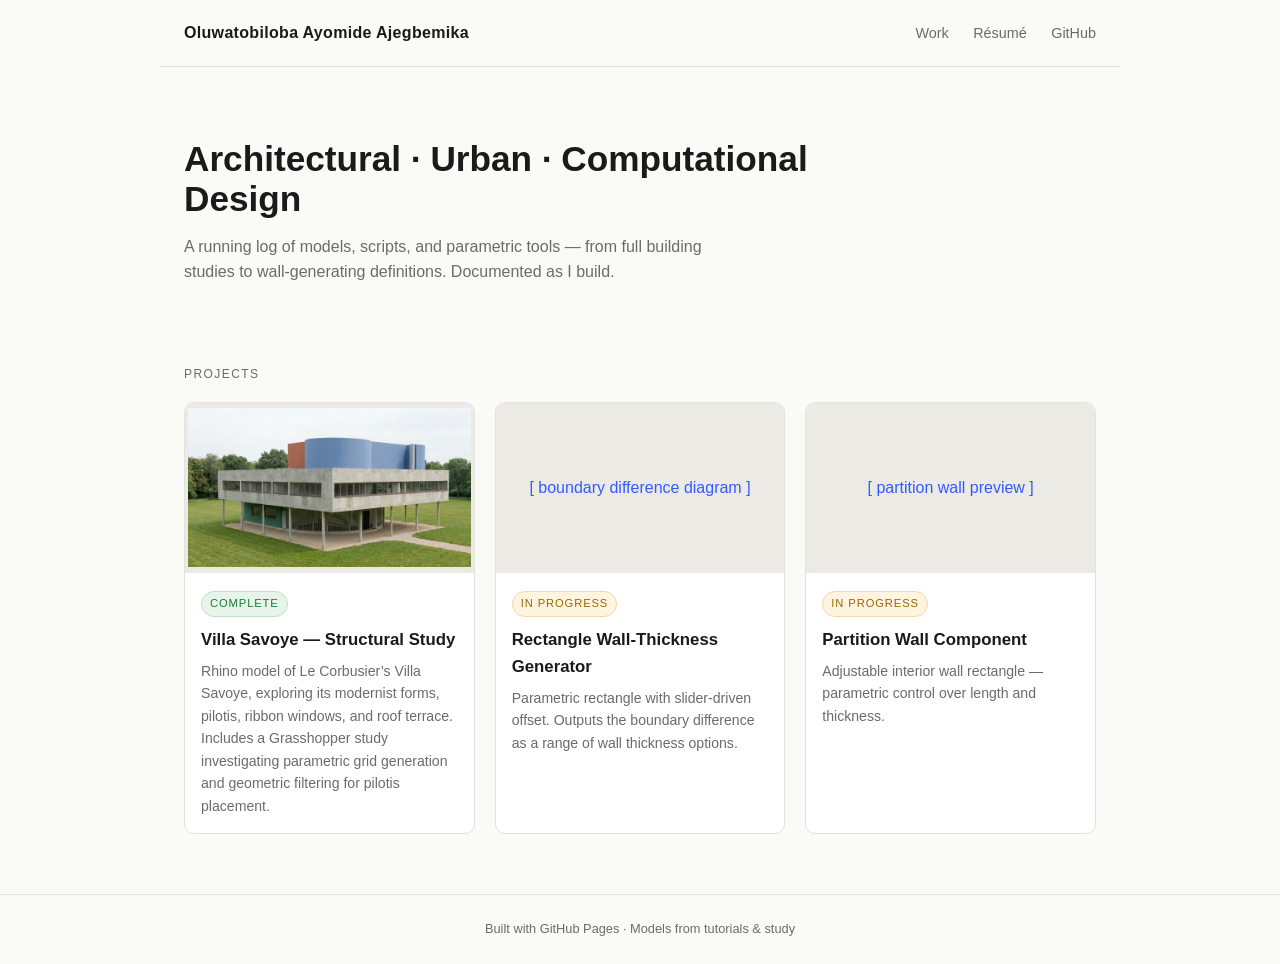
<file: index.html>
<!DOCTYPE html>
<html lang="en">
<head>
<meta charset="utf-8">
<meta name="viewport" content="width=device-width, initial-scale=1">
<title>Your Name — Computational Design</title>
<link rel="stylesheet" href="styles.css">
</head>
<body>

<nav>
  <div class="brand">Oluwatobiloba Ayomide Ajegbemika</div>
  <div class="links">
    <a href="#work">Work</a>
    <a href="resume.pdf">Résumé</a>
    <a href="https://github.com/Oluwatob1loba">GitHub</a>
  </div>
</nav>

<div class="wrap">
  <div class="hero">
    <h1>Architectural · Urban · Computational Design</h1>
    <p>A running log of models, scripts, and parametric tools —
       from full building studies to wall-generating definitions.
       Documented as I build.</p>
  </div>

  <div class="section-label" id="work">Projects</div>
  <div class="grid">

    <a class="card" href="villa-savoye.html">
      <div class="thumb">
        <img
          src="villa-savoye/gallery/Villa_Savoye_ExtArch_rend_landscape.jpeg"
          alt="Landscaped exterior view of the Villa Savoye model"
          loading="lazy">
      </div>

      <div class="body">
        <span class="status done">Complete</span>
        <h3>Villa Savoye — Structural Study</h3>
        <p>Rhino model of Le Corbusier’s Villa Savoye, exploring its modernist forms, pilotis, ribbon windows, and roof terrace. Includes a Grasshopper study investigating parametric grid generation and geometric filtering for pilotis placement.</p>
      </div>
    </a>

    <a class="card" href="wall-thickness-generator.html">
      <div class="thumb">[ boundary difference diagram ]</div>
      <div class="body">
        <span class="status wip">In progress</span>
        <h3>Rectangle Wall-Thickness Generator</h3>
        <p>Parametric rectangle with slider-driven offset. Outputs the boundary
           difference as a range of wall thickness options.</p>
      </div>
    </a>

    <a class="card" href="partition-wall-component.html">
      <div class="thumb">[ partition wall preview ]</div>
      <div class="body">
        <span class="status wip">In progress</span>
        <h3>Partition Wall Component</h3>
        <p>Adjustable interior wall rectangle — parametric control over length
           and thickness.</p>
      </div>
    </a>

  </div>
</div>

<footer>Built with GitHub Pages · Models from tutorials &amp; study</footer>

</body>
</html>
</file>
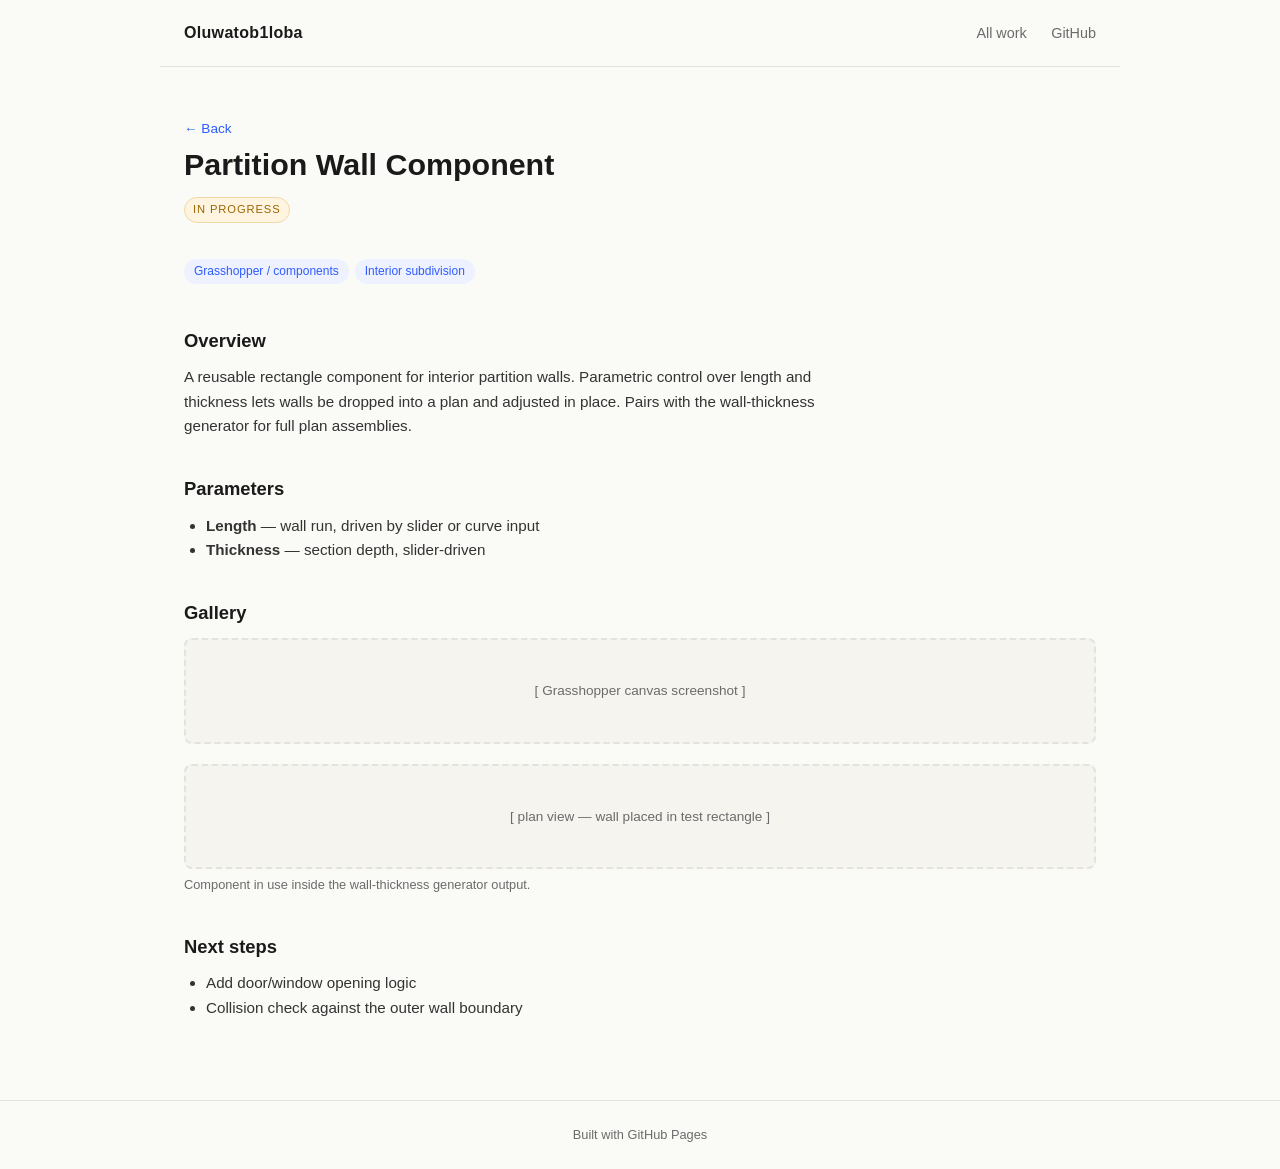
<file: partition-wall-component.html>
<!DOCTYPE html>
<html lang="en">
<head>
<meta charset="utf-8">
<meta name="viewport" content="width=device-width, initial-scale=1">
<title>Partition Wall Component — Your Name</title>
<link rel="stylesheet" href="styles.css">
</head>
<body>

<nav>
  <div class="brand"><a href="index.html" style="color:inherit;">Oluwatob1loba</a></div>
  <div class="links">
    <a href="index.html#work">All work</a>
    <a href="https://github.com/Oluwatobi1oba">GitHub</a>
  </div>
</nav>

<div class="wrap">
<article>
  <a class="back" href="index.html">← Back</a>
  <h1>Partition Wall Component</h1>
  <div class="meta"><span class="status wip">In progress</span></div>
  <span class="tag">Grasshopper / components</span><span class="tag">Interior subdivision</span>
  <h2>Overview</h2>
  <p>A reusable rectangle component for interior partition walls. Parametric control over length and thickness lets walls be dropped into a plan and adjusted in place. Pairs with the wall-thickness generator for full plan assemblies.</p>
  
  <h2>Parameters</h2>
  
  <ul>
    <li><strong>Length</strong> — wall run, driven by slider or curve input</li>
    <li><strong>Thickness</strong> — section depth, slider-driven</li>
  </ul>

  <h2>Gallery</h2>
  
  <div class="placeholder">[ Grasshopper canvas screenshot ]</div>
  <figure><div class="placeholder">[ plan view — wall placed in test rectangle ]</div><figcaption>Component in use inside the wall-thickness generator output.</figcaption></figure>

  <h2>Next steps</h2>
  
  <ul>
    <li>Add door/window opening logic</li>
    <li>Collision check against the outer wall boundary</li>
  </ul>

</article>
</div>

<footer>Built with GitHub Pages</footer>

</body>
</html>
</file>
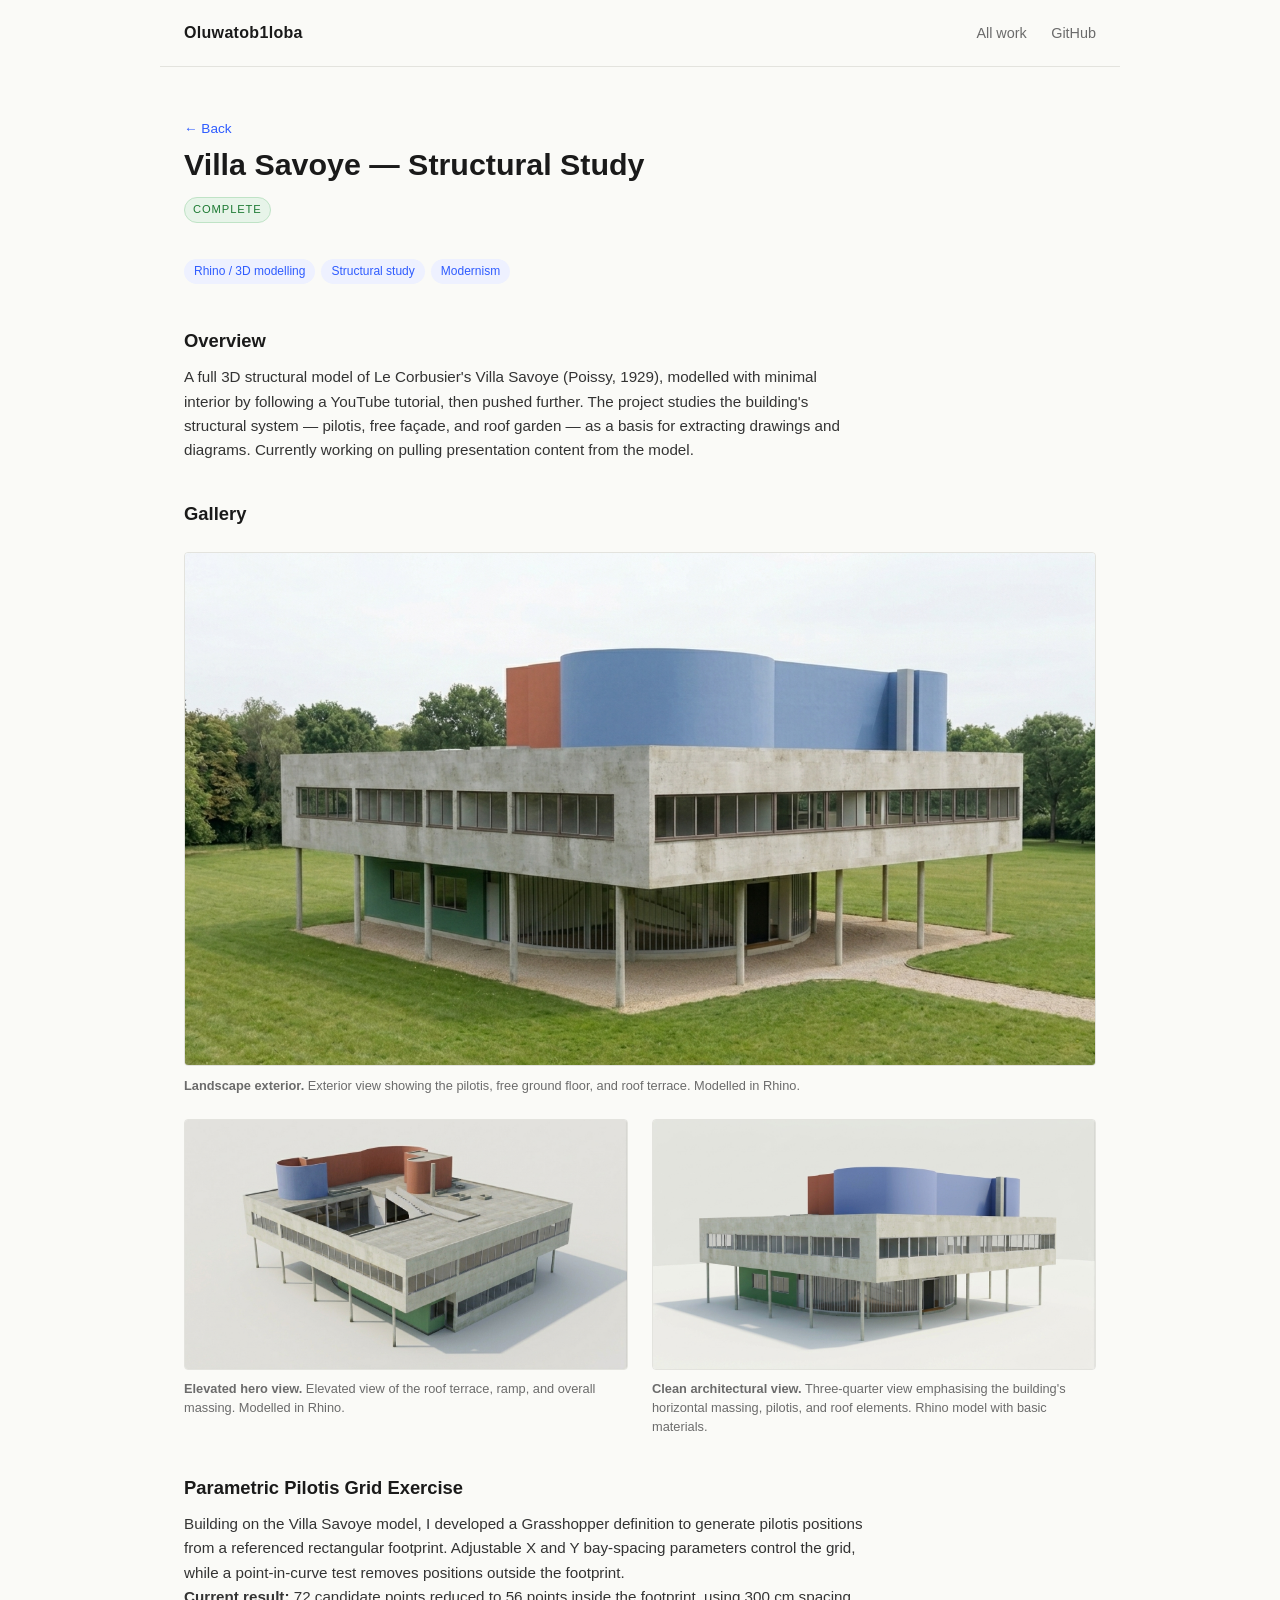
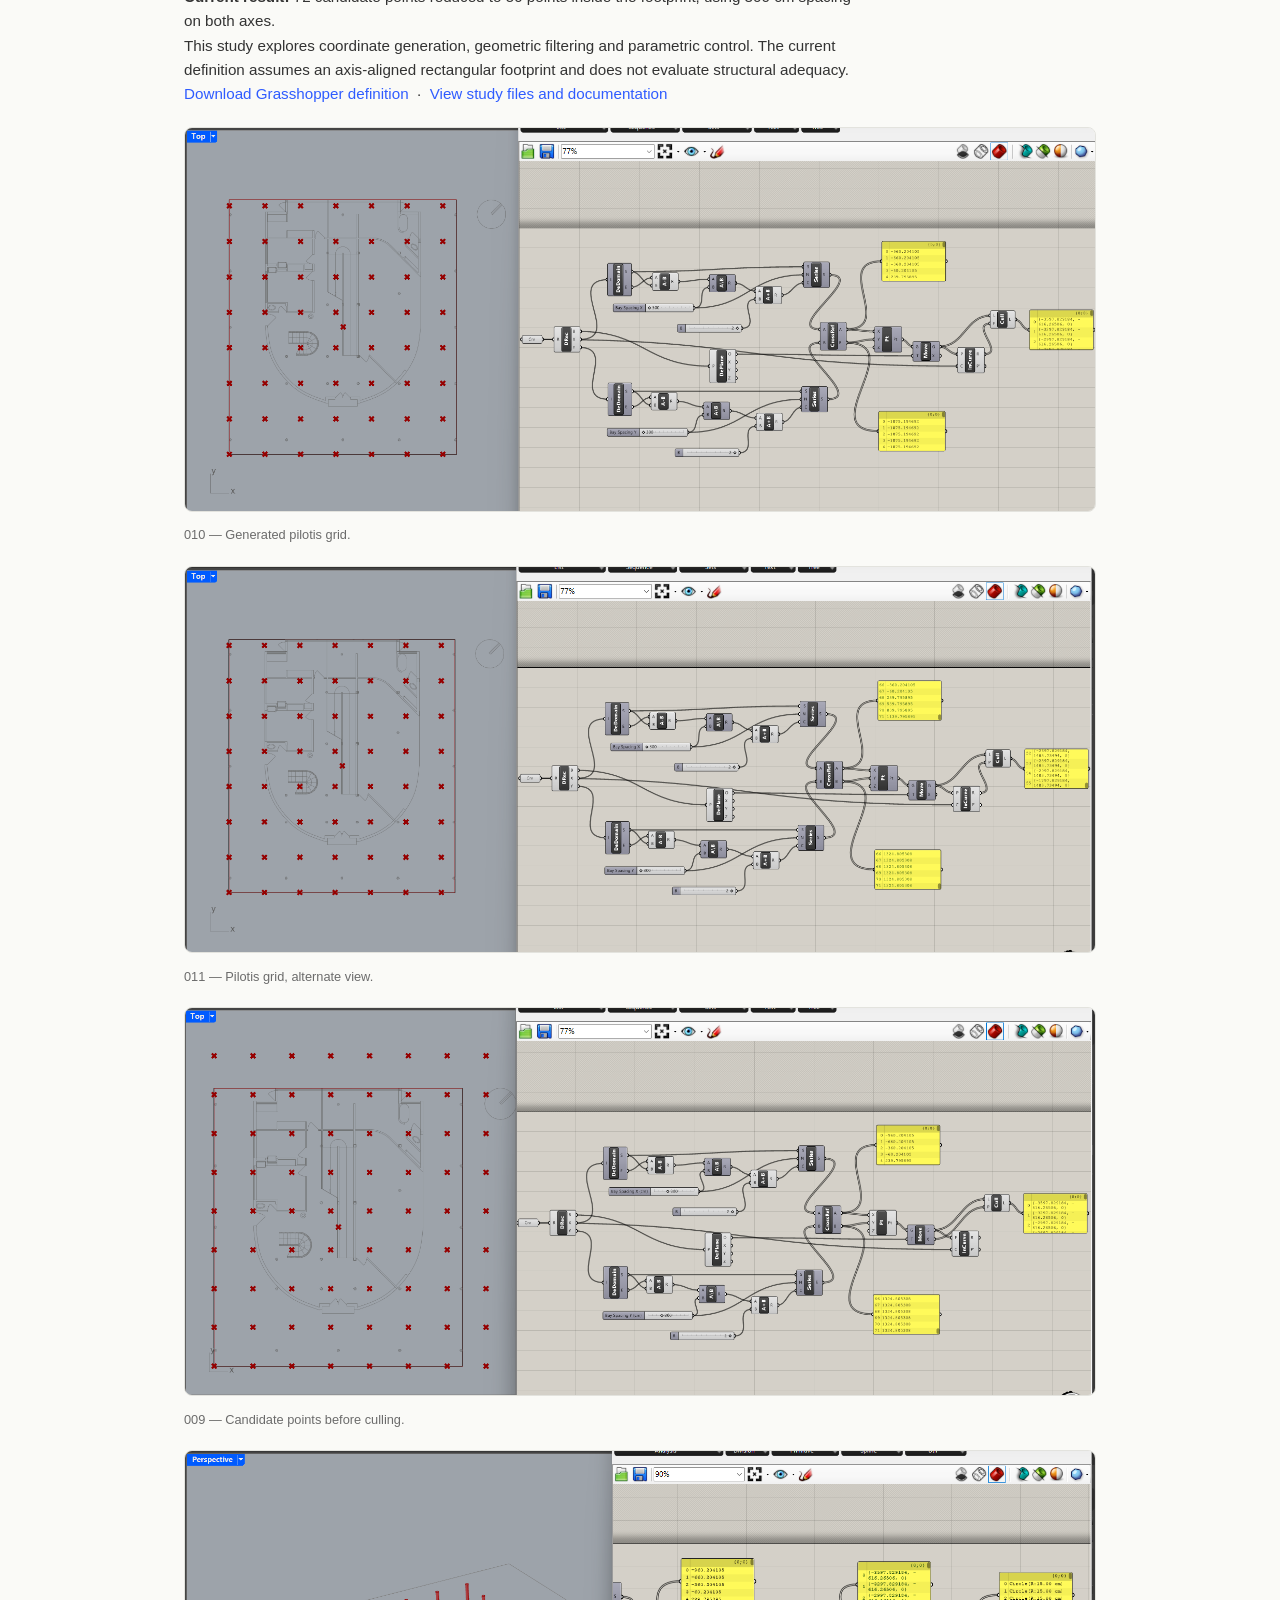
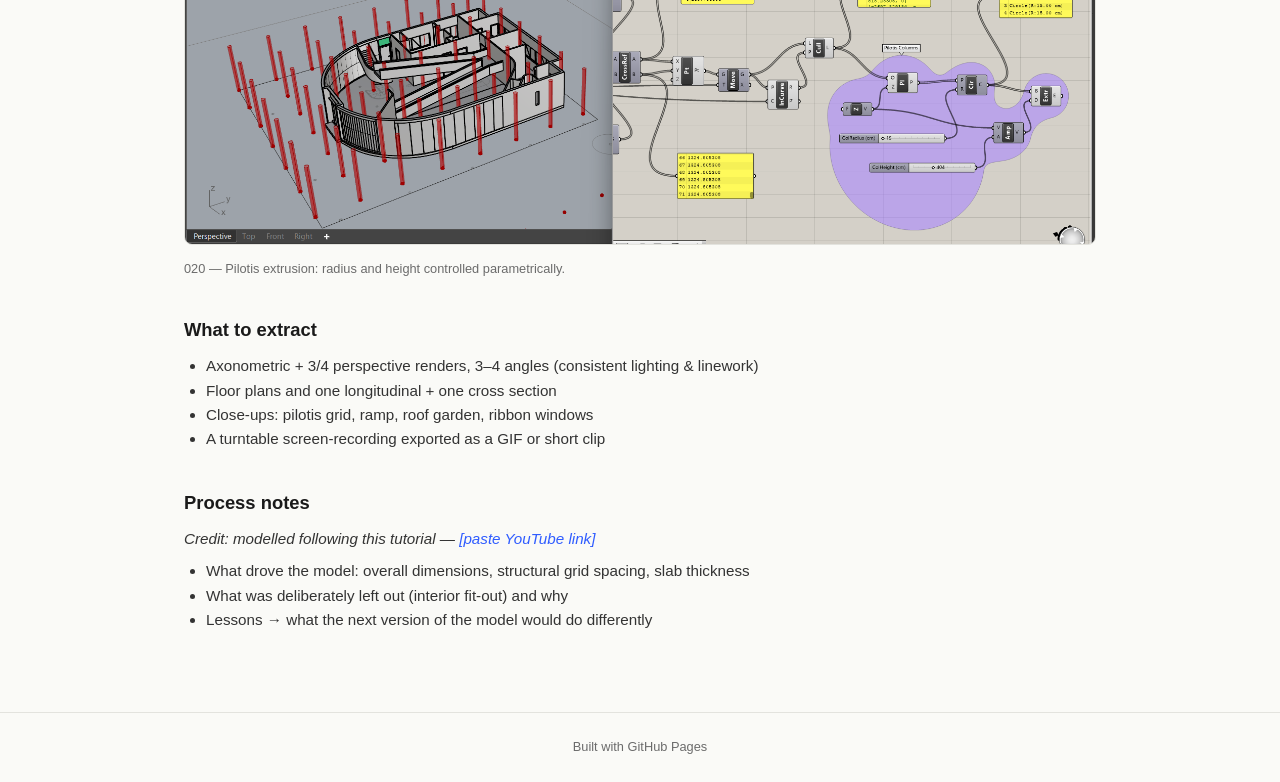
<file: villa-savoye.html>
<!DOCTYPE html>
<html lang="en">
<head>
<meta charset="utf-8">
<meta name="viewport" content="width=device-width, initial-scale=1">
<title>Villa Savoye — Structural Study — Your Name</title>
<link rel="stylesheet" href="styles.css">
</head>
<body>

<nav>
  <div class="brand"><a href="index.html" style="color:inherit;">Oluwatob1loba</a></div>
  <div class="links">
    <a href="index.html#work">All work</a>
    <a href="https://github.com/Oluwatobi1oba">GitHub</a>
  </div>
</nav>

<div class="wrap">
<article>
  <a class="back" href="index.html">← Back</a>
  <h1>Villa Savoye — Structural Study</h1>
  <div class="meta"><span class="status done">Complete</span></div>
  <span class="tag">Rhino / 3D modelling</span><span class="tag">Structural study</span><span class="tag">Modernism</span>
  <h2>Overview</h2>
  <p>A full 3D structural model of Le Corbusier's Villa Savoye (Poissy, 1929), modelled with minimal interior by following a YouTube tutorial, then pushed further. The project studies the building's structural system — pilotis, free façade, and roof garden — as a basis for extracting drawings and diagrams. Currently working on pulling presentation content from the model.</p>
  
  <h2>Gallery</h2>

  <div class="villa-gallery">
    <figure>
      <img
        src="villa-savoye/gallery/Villa_Savoye_ExtArch_rend_landscape.jpeg"
        alt="Villa Savoye exterior in a landscaped setting, showing the pilotis, ribbon windows, and roof terrace"
        loading="lazy">
      <figcaption>
        <strong>Landscape exterior.</strong>
        Exterior view showing the pilotis, free ground floor, and roof terrace. Modelled in Rhino.
      </figcaption>
    </figure>  
    
    <figure>
      <img
        src="villa-savoye/gallery/Villa_Savoye_Hero_rend.jpeg"
        alt="Elevated three-quarter view of Villa Savoye showing the roof terrace, ramp, and overall massing"
        loading="lazy">
      <figcaption>
        <strong>Elevated hero view.</strong>
        Elevated view of the roof terrace, ramp, and overall massing. Modelled in Rhino.
      </figcaption>
    </figure>

    <figure>
      <img
        src="villa-savoye/gallery/Villa_Savoye_ExtArch_rend.jpeg"
        alt="Three-quarter architectural view of the Villa Savoye Rhino model against a plain background"
        loading="lazy">
      <figcaption>
        <strong>Clean architectural view.</strong>
        Three-quarter view emphasising the building's horizontal massing, pilotis, and roof elements. Rhino model with basic materials.
      </figcaption>
    </figure>
  </div>
  
  <section id="pilotis-grid">
    <h2>Parametric Pilotis Grid Exercise</h2>
    <p>
      Building on the Villa Savoye model, I developed a Grasshopper
      definition to generate pilotis positions from a referenced
      rectangular footprint. Adjustable X and Y bay-spacing parameters
      control the grid, while a point-in-curve test removes positions
      outside the footprint.
    </p>

    <p>
      <strong>Current result:</strong> 72 candidate points reduced to
      56 points inside the footprint, using 300 cm spacing on both axes.
    </p>

    <p>
      This study explores coordinate generation, geometric filtering
      and parametric control. The current definition assumes an
      axis-aligned rectangular footprint and does not evaluate
      structural adequacy.
    </p>

    <p>
      <a href="villa-savoye/pilotis-grid/010 villa-savoye-pilotis-grid.gh"
         download>Download Grasshopper definition</a>
      &nbsp;·&nbsp;
      <a href="https://github.com/Oluwatob1loba/Resume/tree/main/villa-savoye/pilotis-grid"
         target="_blank" rel="noopener noreferrer">View study files and documentation</a>
    </p>

    
    <div class="pilotis-grid-gallery">
      <figure>
        <img
          src="villa-savoye/pilotis-grid/images/010-pilotis-grid-output.png"
          alt="Villa Savoye pilotis grid generated in Grasshopper"
          loading="lazy">
        <figcaption>
          010 — Generated pilotis grid.
        </figcaption>
      </figure>

      <figure>
        <img
          src="villa-savoye/pilotis-grid/images/011-pilotis-grid-output.png"
          alt="Alternative view of the Villa Savoye pilotis grid"
          loading="lazy">
        <figcaption>
          011 — Pilotis grid, alternate view.
        </figcaption>
      </figure>

      <figure>
        <img
          src="villa-savoye/pilotis-grid/images/009-pilotis-grid-pre-pointcull.png"
          alt="Candidate pilotis positions before points outside the footprint are removed"
          loading="lazy">
        <figcaption>
          009 — Candidate points before culling.
        </figcaption>
      </figure>

      <figure>
        <img
          src="villa-savoye/pilotis-grid/images/020 Pilotis-Def.png"
          alt="Fifty-six circular pilotis profiles extruded vertically from the footprint"
          loading="lazy">
        <figcaption>
          020 — Pilotis extrusion: radius and height controlled parametrically.
        </figcaption>
      </figure>
    </div>

  </section>


  <h2>What to extract</h2>
  
  <ul>
    <li>Axonometric + 3/4 perspective renders, 3–4 angles (consistent lighting &amp; linework)</li>
    <li>Floor plans and one longitudinal + one cross section</li>
    <li>Close-ups: pilotis grid, ramp, roof garden, ribbon windows</li>
    <li>A turntable screen-recording exported as a GIF or short clip</li>
  </ul>


  <h2>Process notes</h2>
  <p><em>Credit: modelled following this tutorial — <a href="#">[paste YouTube link]</a></em></p>
  
  <ul>
    <li>What drove the model: overall dimensions, structural grid spacing, slab thickness</li>
    <li>What was deliberately left out (interior fit-out) and why</li>
    <li>Lessons → what the next version of the model would do differently</li>
  </ul>

</article>
</div>

<footer>Built with GitHub Pages</footer>

</body>
</html>
</file>
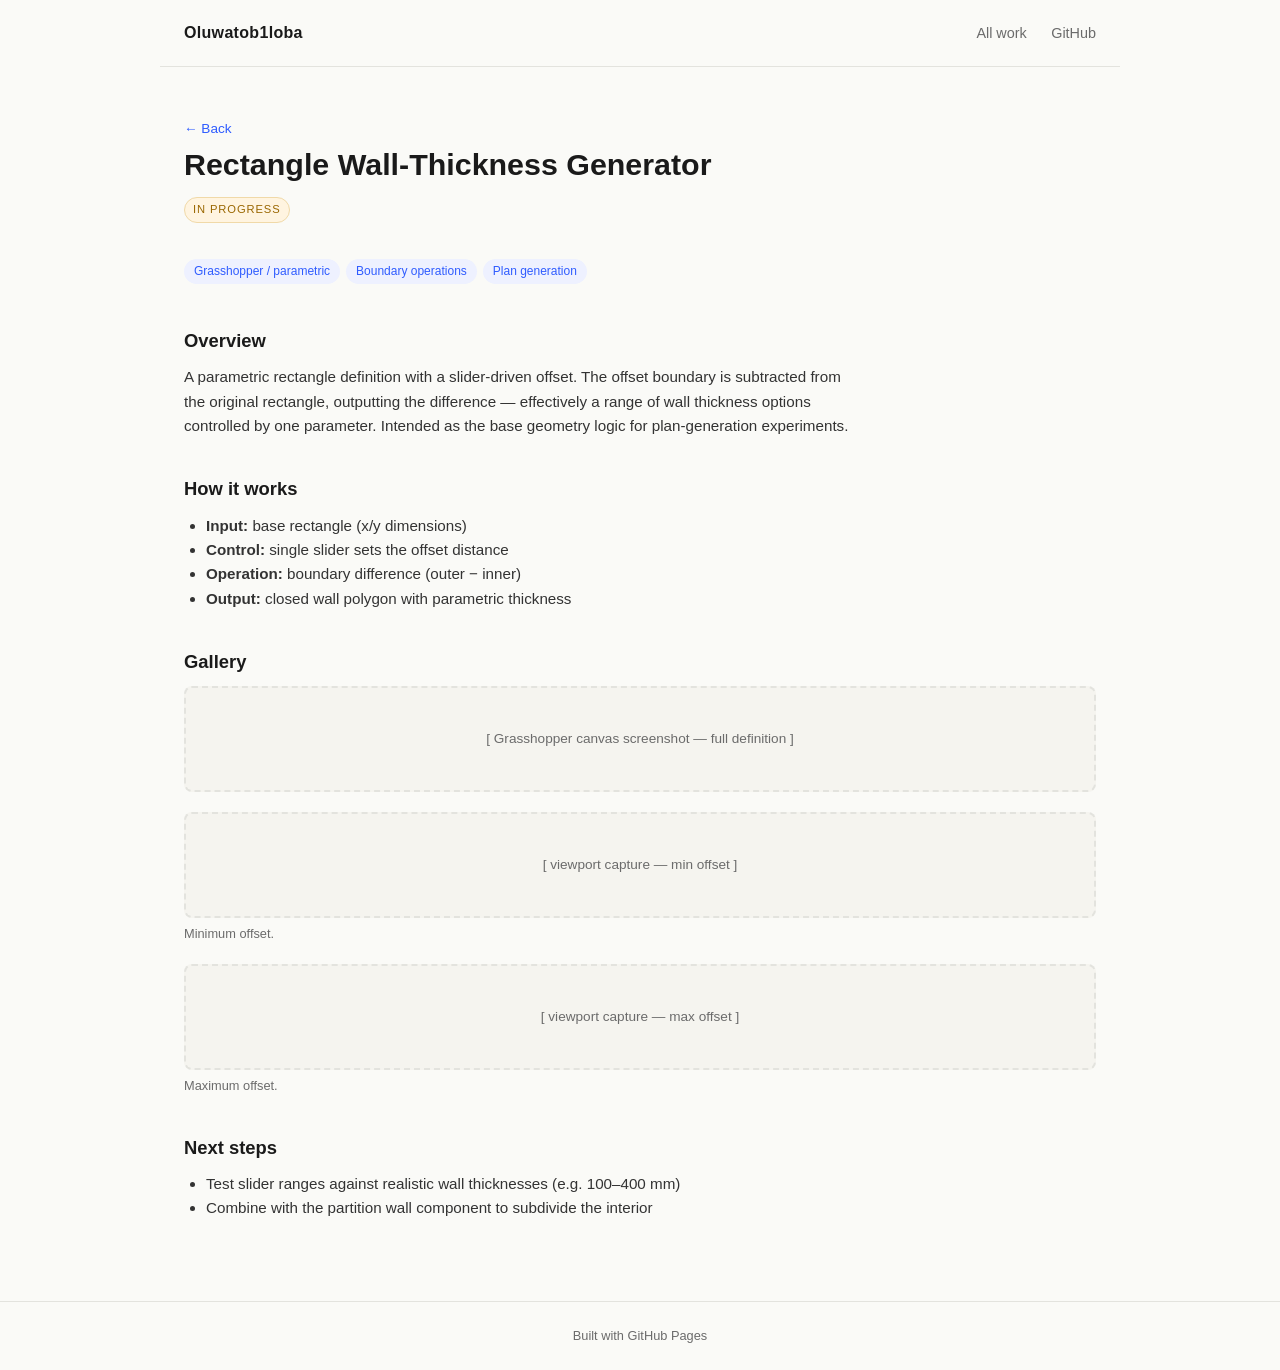
<file: wall-thickness-generator.html>
<!DOCTYPE html>
<html lang="en">
<head>
<meta charset="utf-8">
<meta name="viewport" content="width=device-width, initial-scale=1">
<title>Rectangle Wall-Thickness Generator — Your Name</title>
<link rel="stylesheet" href="styles.css">
</head>
<body>

<nav>
  <div class="brand"><a href="index.html" style="color:inherit;">Oluwatob1loba</a></div>
  <div class="links">
    <a href="index.html#work">All work</a>
    <a href="https://github.com/Oluwatobi1oba">GitHub</a>
  </div>
</nav>

<div class="wrap">
<article>
  <a class="back" href="index.html">← Back</a>
  <h1>Rectangle Wall-Thickness Generator</h1>
  <div class="meta"><span class="status wip">In progress</span></div>
  <span class="tag">Grasshopper / parametric</span><span class="tag">Boundary operations</span><span class="tag">Plan generation</span>
  <h2>Overview</h2>
  <p>A parametric rectangle definition with a slider-driven offset. The offset boundary is subtracted from the original rectangle, outputting the difference — effectively a range of wall thickness options controlled by one parameter. Intended as the base geometry logic for plan-generation experiments.</p>
  
  <h2>How it works</h2>
  
  <ul>
    <li><strong>Input:</strong> base rectangle (x/y dimensions)</li>
    <li><strong>Control:</strong> single slider sets the offset distance</li>
    <li><strong>Operation:</strong> boundary difference (outer − inner)</li>
    <li><strong>Output:</strong> closed wall polygon with parametric thickness</li>
  </ul>

  <h2>Gallery</h2>
  
  <div class="placeholder">[ Grasshopper canvas screenshot — full definition ]</div>
  <figure><div class="placeholder">[ viewport capture — min offset ]</div><figcaption>Minimum offset.</figcaption></figure>
  <figure><div class="placeholder">[ viewport capture — max offset ]</div><figcaption>Maximum offset.</figcaption></figure>

  <h2>Next steps</h2>
  
  <ul>
    <li>Test slider ranges against realistic wall thicknesses (e.g. 100–400&nbsp;mm)</li>
    <li>Combine with the partition wall component to subdivide the interior</li>
  </ul>

</article>
</div>

<footer>Built with GitHub Pages</footer>

</body>
</html>
</file>
<file: styles.css>
:root{
  --ink:#1a1a1a; --paper:#fafaf7; --accent:#2f5cff; --muted:#6b6b6b;
  --line:#e3e3de; --card:#ffffff;
}
*{box-sizing:border-box; margin:0; padding:0;}
body{
  font-family:-apple-system,"Segoe UI",Roboto,Helvetica,Arial,sans-serif;
  background:var(--paper); color:var(--ink); line-height:1.6;
}
a{color:var(--accent); text-decoration:none;}
a:hover{text-decoration:underline;}
.wrap{max-width:960px; margin:0 auto; padding:0 24px;}
nav{
  display:flex; justify-content:space-between; align-items:center;
  padding:20px 24px; border-bottom:1px solid var(--line);
  max-width:960px; margin:0 auto;
}
nav .brand{font-weight:700; letter-spacing:.02em;}
nav .links a{margin-left:20px; font-size:.9rem; color:var(--muted);}
.hero{padding:72px 0 40px;}
.hero h1{font-size:2.2rem; line-height:1.15; max-width:640px;}
.hero p{color:var(--muted); max-width:560px; margin-top:14px;}
.section-label{
  font-size:.75rem; text-transform:uppercase; letter-spacing:.12em;
  color:var(--muted); margin:40px 0 18px;
}
.grid{display:grid; grid-template-columns:repeat(auto-fill,minmax(280px,1fr)); gap:20px; padding-bottom:60px;}
.card{
  background:var(--card); border:1px solid var(--line); border-radius:10px;
  overflow:hidden; display:flex; flex-direction:column;
  transition:transform .15s ease, box-shadow .15s ease;
}
.card:hover{transform:translateY(-3px); box-shadow:0 8px 24px rgba(0,0,0,.08); text-decoration:none;}
.card .thumb {
  height: 170px;
  background: #eceae4;
  display: flex;
  align-items: center;
  justify-content: center;
  overflow: hidden;
  padding: 3px;
  box-sizing: border-box;
}

.card .thumb img {
  display: block;
  width: 100%;
  height: 100%;
  object-fit: contain;
  object-position: center;
}
.card img{width:100%; height:100%; object-fit:cover; display:block;}
.card .body{padding:16px;}
.card h3{font-size:1.05rem; margin-bottom:6px; color:var(--ink);}
.card p{font-size:.88rem; color:var(--muted);}
.status{
  display:inline-block; font-size:.7rem; text-transform:uppercase; letter-spacing:.08em;
  padding:3px 8px; border-radius:999px; margin-bottom:10px; border:1px solid var(--line);
}
.status.done{background:#e7f4e9; color:#1d7a33; border-color:#bfe3c6;}
.status.wip{background:#fff4e0; color:#9a6700; border-color:#f0d9a8;}
article{padding:48px 0 80px;}
article h1{font-size:1.9rem; margin-bottom:8px;}
article h2{font-size:1.15rem; margin:36px 0 10px;}
article p, article li{font-size:.95rem; color:#333; max-width:680px;}
article ul{padding-left:22px; margin-top:8px;}
.back{font-size:.85rem;}
.meta{color:var(--muted); font-size:.85rem; margin-bottom:24px;}
figure{margin:20px 0;}
figure img{width:100%; border:1px solid var(--line); border-radius:8px;}
figcaption{font-size:.8rem; color:var(--muted); margin-top:6px;}
.placeholder{
  border:2px dashed var(--line); border-radius:8px; padding:40px 20px;
  text-align:center; color:var(--muted); font-size:.85rem; background:#f5f4ef;
}
footer{
  border-top:1px solid var(--line); padding:24px; text-align:center;
  color:var(--muted); font-size:.8rem;
}
.tag{display:inline-block; font-size:.75rem; background:#eef1ff; color:var(--accent);
  padding:3px 10px; border-radius:999px; margin:0 6px 6px 0;}

  .villa-gallery {
  display: grid;
  grid-template-columns: repeat(2, minmax(0, 1fr));
  gap: 1.5rem;
  margin: 1.5rem 0;
}

.villa-gallery figure {
  margin: 0;
}

.villa-gallery figure:first-child {
  grid-column: 1 / -1;
}

.villa-gallery img {
  display: block;
  width: 100%;
  height: auto;
  border-radius: 4px;
}

.villa-gallery figcaption {
  margin-top: 0.6rem;
  line-height: 1.5;
}

@media (max-width: 640px) {
  .villa-gallery {
    grid-template-columns: 1fr;
  }

  .villa-gallery figure:first-child {
    grid-column: auto;
  }
}
</file>
